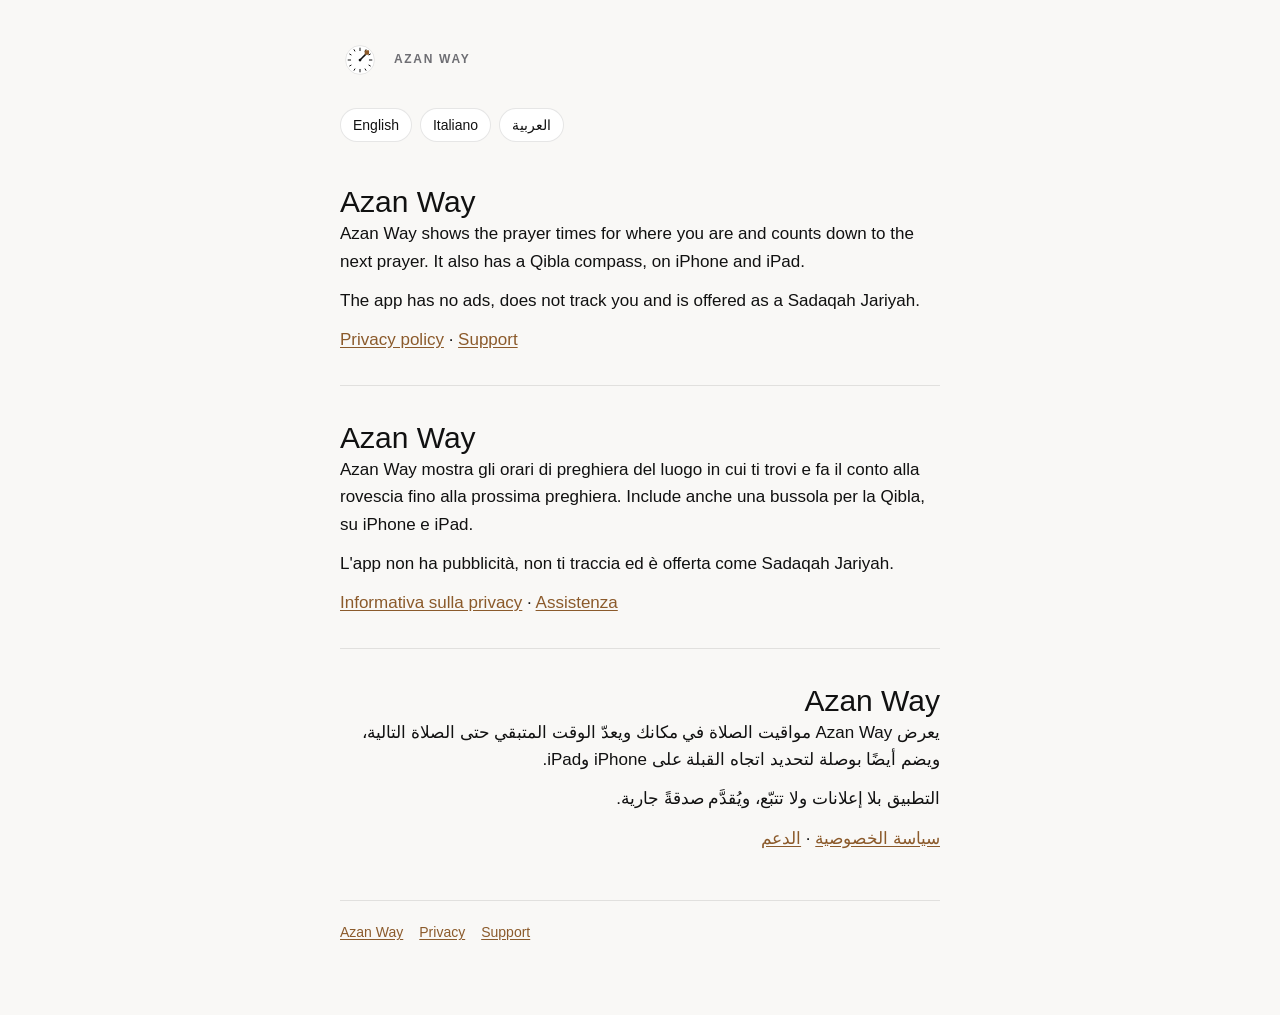
<file: index.html>
<!doctype html>
<html lang="en">
<head>
<meta charset="utf-8">
<meta name="viewport" content="width=device-width, initial-scale=1">
<title>Azan Way</title>
<meta http-equiv="refresh" content="0; url=/azan-way/">
<link rel="canonical" href="/azan-way/">
</head>
<body><p><a href="/azan-way/">Azan Way</a></p></body>
</html>
</file>
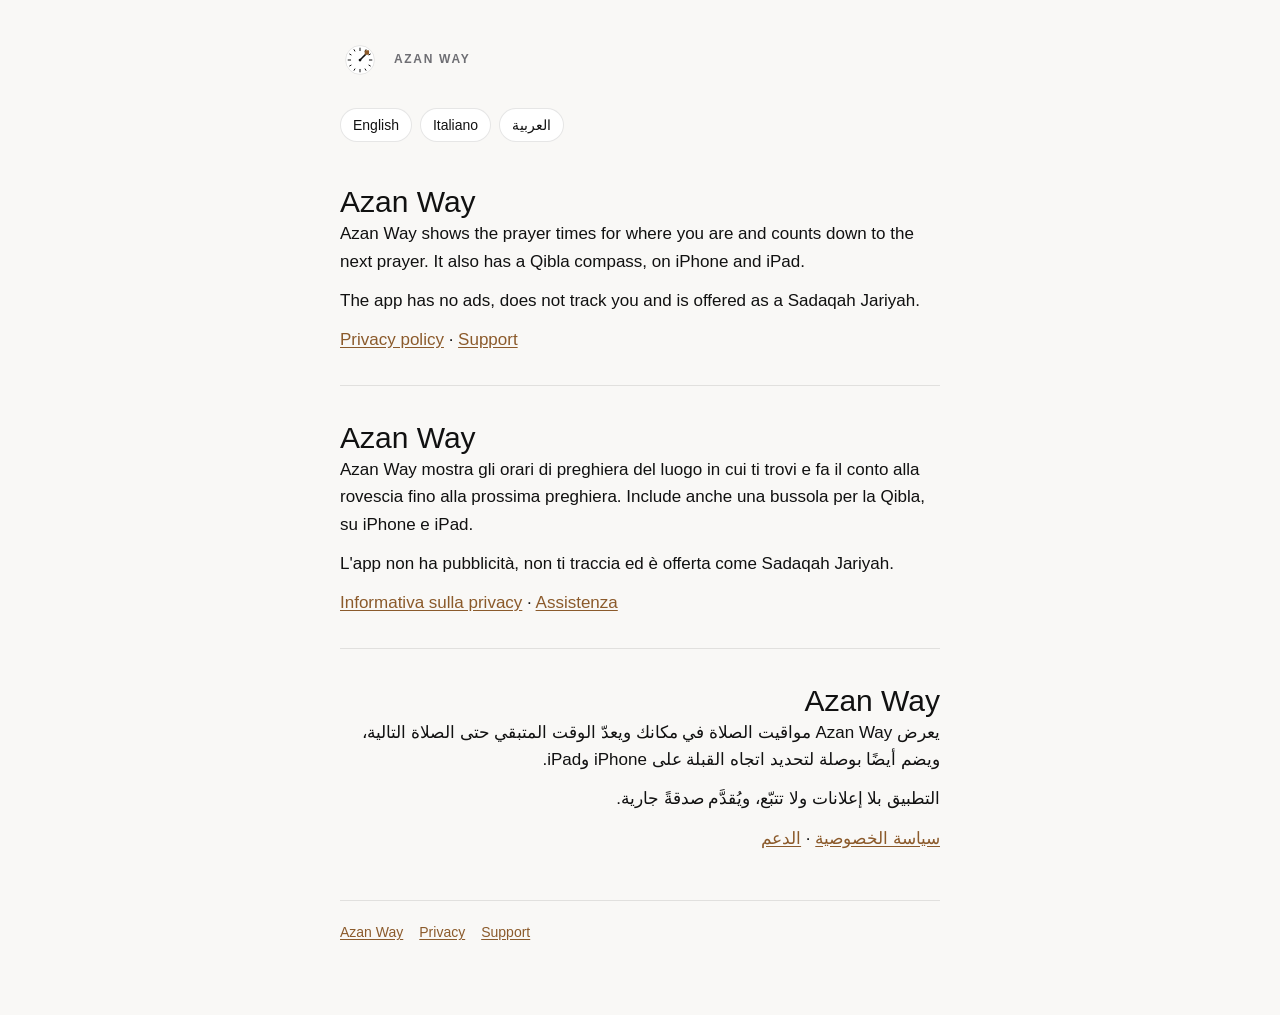
<file: azan-way/index.html>
<!doctype html>
<html lang="en">
<head>
<meta charset="utf-8">
<meta name="viewport" content="width=device-width, initial-scale=1">
<meta name="color-scheme" content="light dark">
<title>Azan Way</title>
<meta name="description" content="Prayer times, reminders and a Qibla compass for iPhone and iPad. No ads, no tracking.">
<link rel="icon" href="/assets/mark.svg" type="image/svg+xml">
<link rel="stylesheet" href="/assets/site.css">
</head>
<body>
<main>
<header class="page"><svg width="40" height="40" viewBox="0 0 64 64" aria-hidden="true"><circle class="mark-face" cx="32" cy="32" r="23"/><line class="mark-tick" x1="32.0" y1="13.0" x2="32.0" y2="17.0"/><line class="mark-tick" x1="41.5" y1="15.5" x2="40.2" y2="17.7"/><line class="mark-tick" x1="48.5" y1="22.5" x2="46.3" y2="23.8"/><line class="mark-tick" x1="51.0" y1="32.0" x2="47.0" y2="32.0"/><line class="mark-tick" x1="48.5" y1="41.5" x2="46.3" y2="40.2"/><line class="mark-tick" x1="41.5" y1="48.5" x2="40.2" y2="46.3"/><line class="mark-tick" x1="32.0" y1="51.0" x2="32.0" y2="47.0"/><line class="mark-tick" x1="22.5" y1="48.5" x2="23.8" y2="46.3"/><line class="mark-tick" x1="15.5" y1="41.5" x2="17.7" y2="40.3"/><line class="mark-tick" x1="13.0" y1="32.0" x2="17.0" y2="32.0"/><line class="mark-tick" x1="15.5" y1="22.5" x2="17.7" y2="23.8"/><line class="mark-tick" x1="22.5" y1="15.5" x2="23.7" y2="17.7"/><line class="mark-needle" x1="32" y1="32" x2="41" y2="23"/><rect class="mark-kaaba" x="39.5" y="16.5" width="7" height="7" rx="1"/><circle class="mark-pivot" cx="32" cy="32" r="2.2"/></svg><div><p class="label">Azan Way</p></div></header>
<nav class="langs" aria-label="Language"><a href="#en" hreflang="en" lang="en">English</a><a href="#it" hreflang="it" lang="it">Italiano</a><a href="#ar" hreflang="ar" lang="ar">العربية</a></nav>
<section class="lang" id="en" lang="en" dir="ltr">
<h1>Azan&nbsp;Way</h1>
<p>Azan&nbsp;Way shows the prayer times for where you are and counts down to the next prayer. It also has a Qibla compass, on iPhone and iPad.</p>
<p>The app has no ads, does not track you and is offered as a Sadaqah Jariyah.</p>
<p><a href="/azan-way/privacy/#en">Privacy policy</a> · <a href="/azan-way/support/#en">Support</a></p>
</section><section class="lang" id="it" lang="it" dir="ltr">
<h1>Azan&nbsp;Way</h1>
<p>Azan&nbsp;Way mostra gli orari di preghiera del luogo in cui ti trovi e fa il conto alla rovescia fino alla prossima preghiera. Include anche una bussola per la Qibla, su iPhone e iPad.</p>
<p>L'app non ha pubblicità, non ti traccia ed è offerta come Sadaqah Jariyah.</p>
<p><a href="/azan-way/privacy/#it">Informativa sulla privacy</a> · <a href="/azan-way/support/#it">Assistenza</a></p>
</section><section class="lang" id="ar" lang="ar" dir="rtl">
<h1>Azan&nbsp;Way</h1>
<p>يعرض Azan&nbsp;Way مواقيت الصلاة في مكانك ويعدّ الوقت المتبقي حتى الصلاة التالية، ويضم أيضًا بوصلة لتحديد اتجاه القبلة على iPhone وiPad.</p>
<p>التطبيق بلا إعلانات ولا تتبّع، ويُقدَّم صدقةً جارية.</p>
<p><a href="/azan-way/privacy/#ar">سياسة الخصوصية</a> · <a href="/azan-way/support/#ar">الدعم</a></p>
</section>
<footer class="page"><a href="/azan-way/">Azan Way</a><a href="/azan-way/privacy/">Privacy</a><a href="/azan-way/support/">Support</a></footer>
</main>
<script>
// Open the reader's language when they arrive without a #language link.
if (!location.hash) {
  var lang = ((navigator.languages && navigator.languages[0]) || navigator.language || "en").slice(0, 2);
  if (lang === "it" || lang === "ar") location.replace("#" + lang);
}
</script>
</body>
</html>
</file>
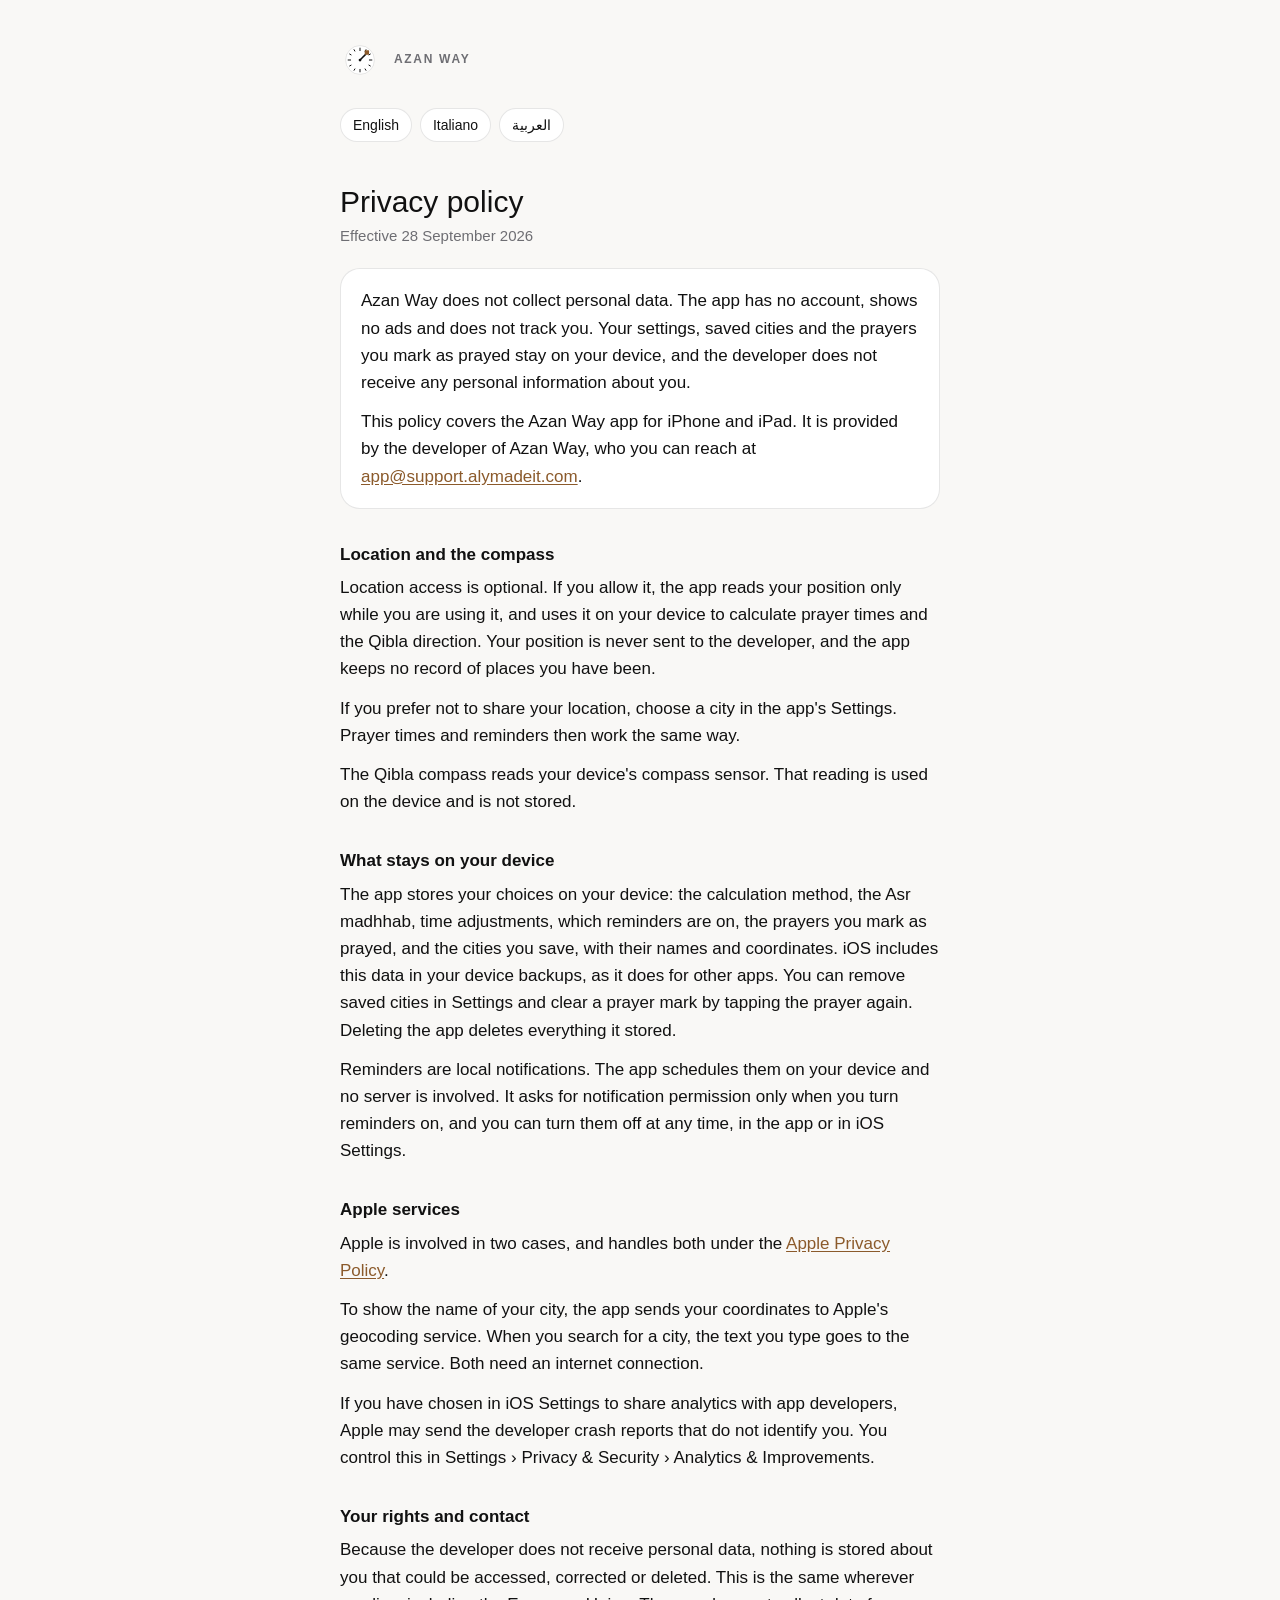
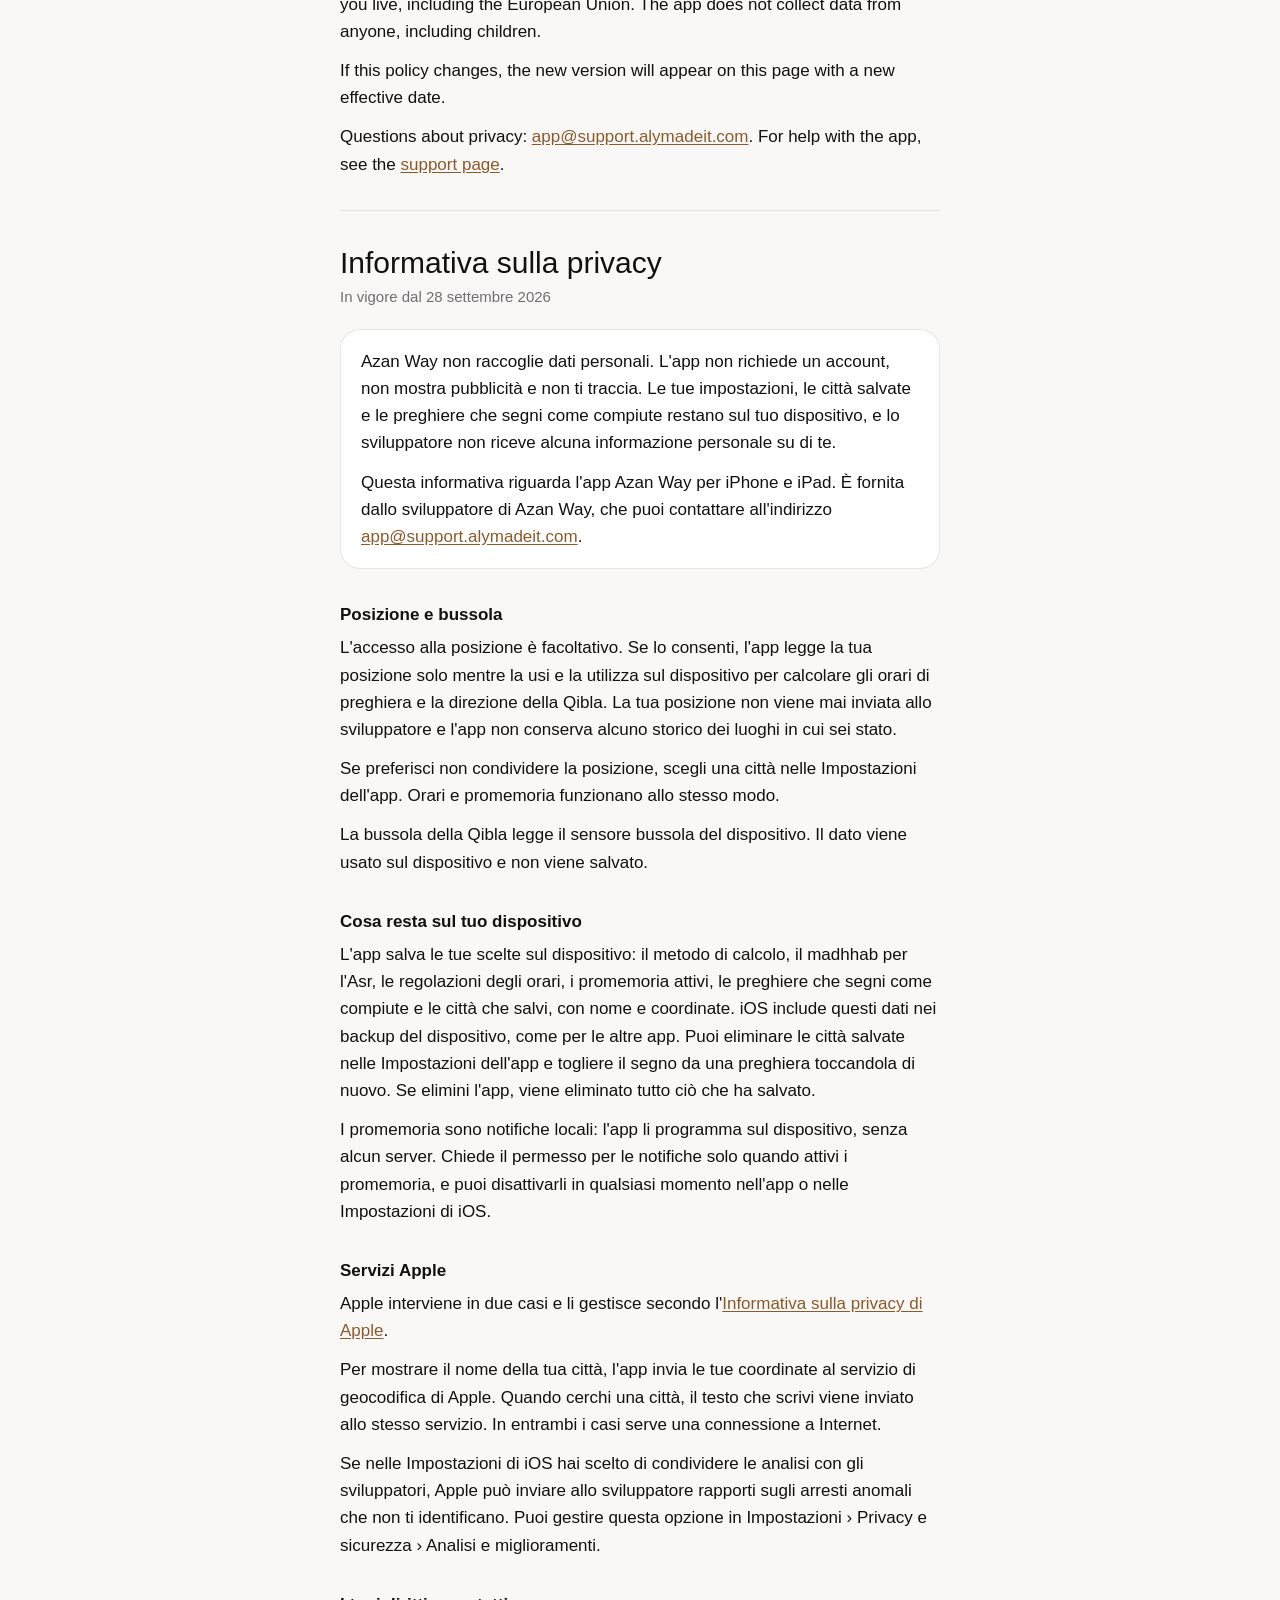
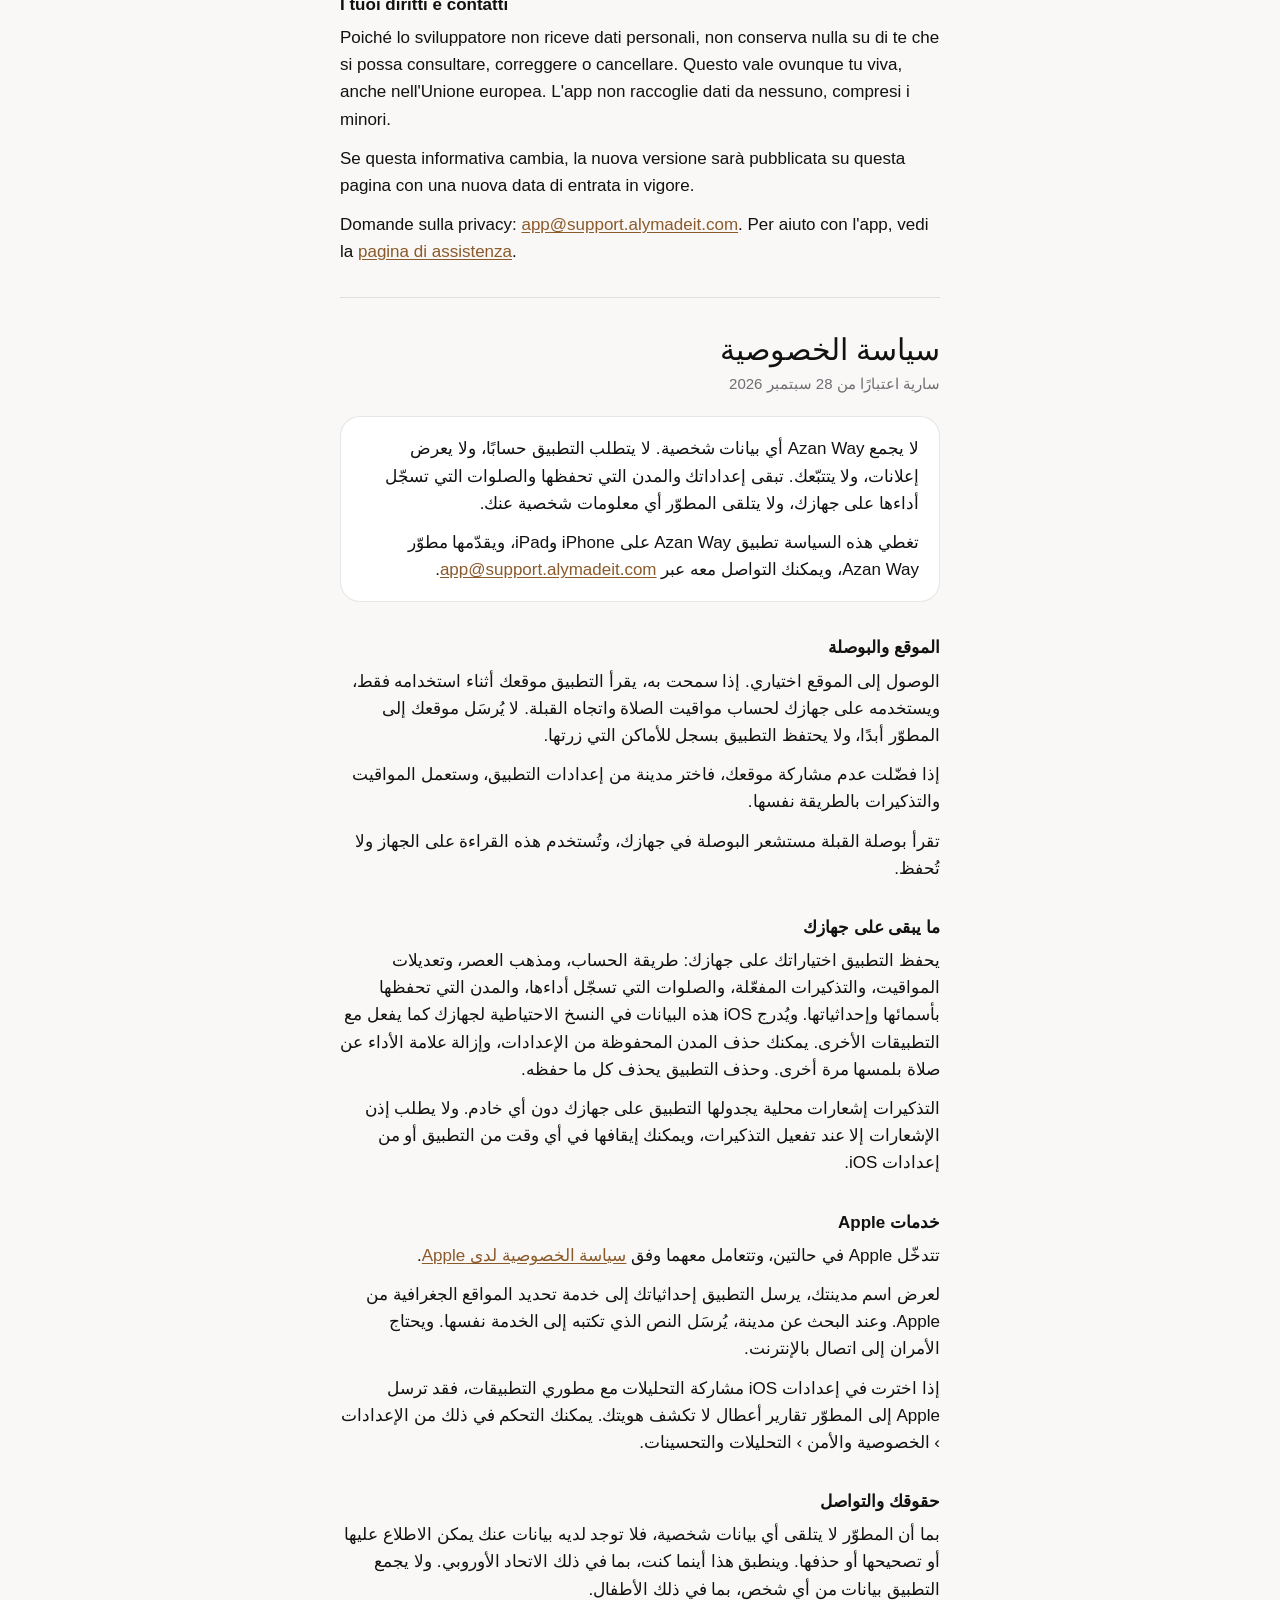
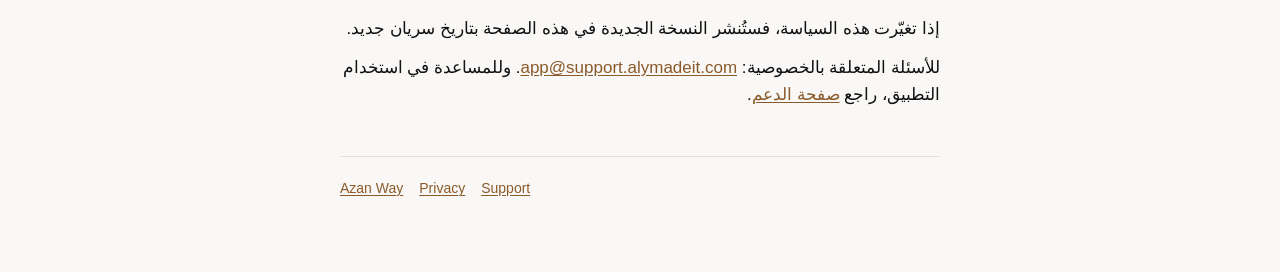
<file: azan-way/privacy/index.html>
<!doctype html>
<html lang="en">
<head>
<meta charset="utf-8">
<meta name="viewport" content="width=device-width, initial-scale=1">
<meta name="color-scheme" content="light dark">
<title>Privacy policy · Azan Way</title>
<meta name="description" content="Azan Way does not collect personal data. How the app uses location, what stays on your device and how to contact the developer.">
<link rel="icon" href="/assets/mark.svg" type="image/svg+xml">
<link rel="stylesheet" href="/assets/site.css">
</head>
<body>
<main>
<header class="page"><svg width="40" height="40" viewBox="0 0 64 64" aria-hidden="true"><circle class="mark-face" cx="32" cy="32" r="23"/><line class="mark-tick" x1="32.0" y1="13.0" x2="32.0" y2="17.0"/><line class="mark-tick" x1="41.5" y1="15.5" x2="40.2" y2="17.7"/><line class="mark-tick" x1="48.5" y1="22.5" x2="46.3" y2="23.8"/><line class="mark-tick" x1="51.0" y1="32.0" x2="47.0" y2="32.0"/><line class="mark-tick" x1="48.5" y1="41.5" x2="46.3" y2="40.2"/><line class="mark-tick" x1="41.5" y1="48.5" x2="40.2" y2="46.3"/><line class="mark-tick" x1="32.0" y1="51.0" x2="32.0" y2="47.0"/><line class="mark-tick" x1="22.5" y1="48.5" x2="23.8" y2="46.3"/><line class="mark-tick" x1="15.5" y1="41.5" x2="17.7" y2="40.3"/><line class="mark-tick" x1="13.0" y1="32.0" x2="17.0" y2="32.0"/><line class="mark-tick" x1="15.5" y1="22.5" x2="17.7" y2="23.8"/><line class="mark-tick" x1="22.5" y1="15.5" x2="23.7" y2="17.7"/><line class="mark-needle" x1="32" y1="32" x2="41" y2="23"/><rect class="mark-kaaba" x="39.5" y="16.5" width="7" height="7" rx="1"/><circle class="mark-pivot" cx="32" cy="32" r="2.2"/></svg><div><p class="label">Azan Way</p></div></header>
<nav class="langs" aria-label="Language"><a href="#en" hreflang="en" lang="en">English</a><a href="#it" hreflang="it" lang="it">Italiano</a><a href="#ar" hreflang="ar" lang="ar">العربية</a></nav>
<section class="lang" id="en" lang="en" dir="ltr">
<h1>Privacy policy</h1>
<p class="meta">Effective 28 September 2026</p>
<div class="card">
<p>Azan&nbsp;Way does not collect personal data. The app has no account, shows no ads and does not track you. Your settings, saved cities and the prayers you mark as prayed stay on your device, and the developer does not receive any personal information about you.</p>
<p>This policy covers the Azan&nbsp;Way app for iPhone and iPad. It is provided by the developer of Azan&nbsp;Way, who you can reach at <a href="mailto:app@support.alymadeit.com">app@support.alymadeit.com</a>.</p>
</div>

<h2>Location and the compass</h2>
<p>Location access is optional. If you allow it, the app reads your position only while you are using it, and uses it on your device to calculate prayer times and the Qibla direction. Your position is never sent to the developer, and the app keeps no record of places you have been.</p>
<p>If you prefer not to share your location, choose a city in the app's Settings. Prayer times and reminders then work the same way.</p>
<p>The Qibla compass reads your device's compass sensor. That reading is used on the device and is not stored.</p>

<h2>What stays on your device</h2>
<p>The app stores your choices on your device: the calculation method, the Asr madhhab, time adjustments, which reminders are on, the prayers you mark as prayed, and the cities you save, with their names and coordinates. iOS includes this data in your device backups, as it does for other apps. You can remove saved cities in Settings and clear a prayer mark by tapping the prayer again. Deleting the app deletes everything it stored.</p>
<p>Reminders are local notifications. The app schedules them on your device and no server is involved. It asks for notification permission only when you turn reminders on, and you can turn them off at any time, in the app or in iOS Settings.</p>

<h2>Apple services</h2>
<p>Apple is involved in two cases, and handles both under the <a href="https://www.apple.com/legal/privacy/">Apple Privacy Policy</a>.</p>
<p>To show the name of your city, the app sends your coordinates to Apple's geocoding service. When you search for a city, the text you type goes to the same service. Both need an internet connection.</p>
<p>If you have chosen in iOS Settings to share analytics with app developers, Apple may send the developer crash reports that do not identify you. You control this in Settings › Privacy &amp; Security › Analytics &amp; Improvements.</p>

<h2>Your rights and contact</h2>
<p>Because the developer does not receive personal data, nothing is stored about you that could be accessed, corrected or deleted. This is the same wherever you live, including the European Union. The app does not collect data from anyone, including children.</p>
<p>If this policy changes, the new version will appear on this page with a new effective date.</p>
<p>Questions about privacy: <a href="mailto:app@support.alymadeit.com">app@support.alymadeit.com</a>. For help with the app, see the <a href="/azan-way/support/#en">support page</a>.</p>
</section><section class="lang" id="it" lang="it" dir="ltr">
<h1>Informativa sulla privacy</h1>
<p class="meta">In vigore dal 28 settembre 2026</p>
<div class="card">
<p>Azan&nbsp;Way non raccoglie dati personali. L'app non richiede un account, non mostra pubblicità e non ti traccia. Le tue impostazioni, le città salvate e le preghiere che segni come compiute restano sul tuo dispositivo, e lo sviluppatore non riceve alcuna informazione personale su di te.</p>
<p>Questa informativa riguarda l'app Azan&nbsp;Way per iPhone e iPad. È fornita dallo sviluppatore di Azan&nbsp;Way, che puoi contattare all'indirizzo <a href="mailto:app@support.alymadeit.com">app@support.alymadeit.com</a>.</p>
</div>

<h2>Posizione e bussola</h2>
<p>L'accesso alla posizione è facoltativo. Se lo consenti, l'app legge la tua posizione solo mentre la usi e la utilizza sul dispositivo per calcolare gli orari di preghiera e la direzione della Qibla. La tua posizione non viene mai inviata allo sviluppatore e l'app non conserva alcuno storico dei luoghi in cui sei stato.</p>
<p>Se preferisci non condividere la posizione, scegli una città nelle Impostazioni dell'app. Orari e promemoria funzionano allo stesso modo.</p>
<p>La bussola della Qibla legge il sensore bussola del dispositivo. Il dato viene usato sul dispositivo e non viene salvato.</p>

<h2>Cosa resta sul tuo dispositivo</h2>
<p>L'app salva le tue scelte sul dispositivo: il metodo di calcolo, il madhhab per l'Asr, le regolazioni degli orari, i promemoria attivi, le preghiere che segni come compiute e le città che salvi, con nome e coordinate. iOS include questi dati nei backup del dispositivo, come per le altre app. Puoi eliminare le città salvate nelle Impostazioni dell'app e togliere il segno da una preghiera toccandola di nuovo. Se elimini l'app, viene eliminato tutto ciò che ha salvato.</p>
<p>I promemoria sono notifiche locali: l'app li programma sul dispositivo, senza alcun server. Chiede il permesso per le notifiche solo quando attivi i promemoria, e puoi disattivarli in qualsiasi momento nell'app o nelle Impostazioni di iOS.</p>

<h2>Servizi Apple</h2>
<p>Apple interviene in due casi e li gestisce secondo l'<a href="https://www.apple.com/legal/privacy/">Informativa sulla privacy di Apple</a>.</p>
<p>Per mostrare il nome della tua città, l'app invia le tue coordinate al servizio di geocodifica di Apple. Quando cerchi una città, il testo che scrivi viene inviato allo stesso servizio. In entrambi i casi serve una connessione a Internet.</p>
<p>Se nelle Impostazioni di iOS hai scelto di condividere le analisi con gli sviluppatori, Apple può inviare allo sviluppatore rapporti sugli arresti anomali che non ti identificano. Puoi gestire questa opzione in Impostazioni › Privacy e sicurezza › Analisi e miglioramenti.</p>

<h2>I tuoi diritti e contatti</h2>
<p>Poiché lo sviluppatore non riceve dati personali, non conserva nulla su di te che si possa consultare, correggere o cancellare. Questo vale ovunque tu viva, anche nell'Unione europea. L'app non raccoglie dati da nessuno, compresi i minori.</p>
<p>Se questa informativa cambia, la nuova versione sarà pubblicata su questa pagina con una nuova data di entrata in vigore.</p>
<p>Domande sulla privacy: <a href="mailto:app@support.alymadeit.com">app@support.alymadeit.com</a>. Per aiuto con l'app, vedi la <a href="/azan-way/support/#it">pagina di assistenza</a>.</p>
</section><section class="lang" id="ar" lang="ar" dir="rtl">
<h1>سياسة الخصوصية</h1>
<p class="meta">سارية اعتبارًا من 28 سبتمبر 2026</p>
<div class="card">
<p>لا يجمع Azan&nbsp;Way أي بيانات شخصية. لا يتطلب التطبيق حسابًا، ولا يعرض إعلانات، ولا يتتبّعك. تبقى إعداداتك والمدن التي تحفظها والصلوات التي تسجّل أداءها على جهازك، ولا يتلقى المطوّر أي معلومات شخصية عنك.</p>
<p>تغطي هذه السياسة تطبيق Azan&nbsp;Way على iPhone وiPad، ويقدّمها مطوّر Azan&nbsp;Way، ويمكنك التواصل معه عبر <span dir="ltr"><a href="mailto:app@support.alymadeit.com">app@support.alymadeit.com</a></span>.</p>
</div>

<h2>الموقع والبوصلة</h2>
<p>الوصول إلى الموقع اختياري. إذا سمحت به، يقرأ التطبيق موقعك أثناء استخدامه فقط، ويستخدمه على جهازك لحساب مواقيت الصلاة واتجاه القبلة. لا يُرسَل موقعك إلى المطوّر أبدًا، ولا يحتفظ التطبيق بسجل للأماكن التي زرتها.</p>
<p>إذا فضّلت عدم مشاركة موقعك، فاختر مدينة من إعدادات التطبيق، وستعمل المواقيت والتذكيرات بالطريقة نفسها.</p>
<p>تقرأ بوصلة القبلة مستشعر البوصلة في جهازك، وتُستخدم هذه القراءة على الجهاز ولا تُحفظ.</p>

<h2>ما يبقى على جهازك</h2>
<p>يحفظ التطبيق اختياراتك على جهازك: طريقة الحساب، ومذهب العصر، وتعديلات المواقيت، والتذكيرات المفعّلة، والصلوات التي تسجّل أداءها، والمدن التي تحفظها بأسمائها وإحداثياتها. ويُدرج iOS هذه البيانات في النسخ الاحتياطية لجهازك كما يفعل مع التطبيقات الأخرى. يمكنك حذف المدن المحفوظة من الإعدادات، وإزالة علامة الأداء عن صلاة بلمسها مرة أخرى. وحذف التطبيق يحذف كل ما حفظه.</p>
<p>التذكيرات إشعارات محلية يجدولها التطبيق على جهازك دون أي خادم. ولا يطلب إذن الإشعارات إلا عند تفعيل التذكيرات، ويمكنك إيقافها في أي وقت من التطبيق أو من إعدادات iOS.</p>

<h2>خدمات Apple</h2>
<p>تتدخّل Apple في حالتين، وتتعامل معهما وفق <a href="https://www.apple.com/legal/privacy/">سياسة الخصوصية لدى Apple</a>.</p>
<p>لعرض اسم مدينتك، يرسل التطبيق إحداثياتك إلى خدمة تحديد المواقع الجغرافية من Apple. وعند البحث عن مدينة، يُرسَل النص الذي تكتبه إلى الخدمة نفسها. ويحتاج الأمران إلى اتصال بالإنترنت.</p>
<p>إذا اخترت في إعدادات iOS مشاركة التحليلات مع مطوري التطبيقات، فقد ترسل Apple إلى المطوّر تقارير أعطال لا تكشف هويتك. يمكنك التحكم في ذلك من الإعدادات › الخصوصية والأمن › التحليلات والتحسينات.</p>

<h2>حقوقك والتواصل</h2>
<p>بما أن المطوّر لا يتلقى أي بيانات شخصية، فلا توجد لديه بيانات عنك يمكن الاطلاع عليها أو تصحيحها أو حذفها. وينطبق هذا أينما كنت، بما في ذلك الاتحاد الأوروبي. ولا يجمع التطبيق بيانات من أي شخص، بما في ذلك الأطفال.</p>
<p>إذا تغيّرت هذه السياسة، فستُنشر النسخة الجديدة في هذه الصفحة بتاريخ سريان جديد.</p>
<p>للأسئلة المتعلقة بالخصوصية: <span dir="ltr"><a href="mailto:app@support.alymadeit.com">app@support.alymadeit.com</a></span>. وللمساعدة في استخدام التطبيق، راجع <a href="/azan-way/support/#ar">صفحة الدعم</a>.</p>
</section>
<footer class="page"><a href="/azan-way/">Azan Way</a><a href="/azan-way/privacy/">Privacy</a><a href="/azan-way/support/">Support</a></footer>
</main>
<script>
// Open the reader's language when they arrive without a #language link.
if (!location.hash) {
  var lang = ((navigator.languages && navigator.languages[0]) || navigator.language || "en").slice(0, 2);
  if (lang === "it" || lang === "ar") location.replace("#" + lang);
}
</script>
</body>
</html>
</file>
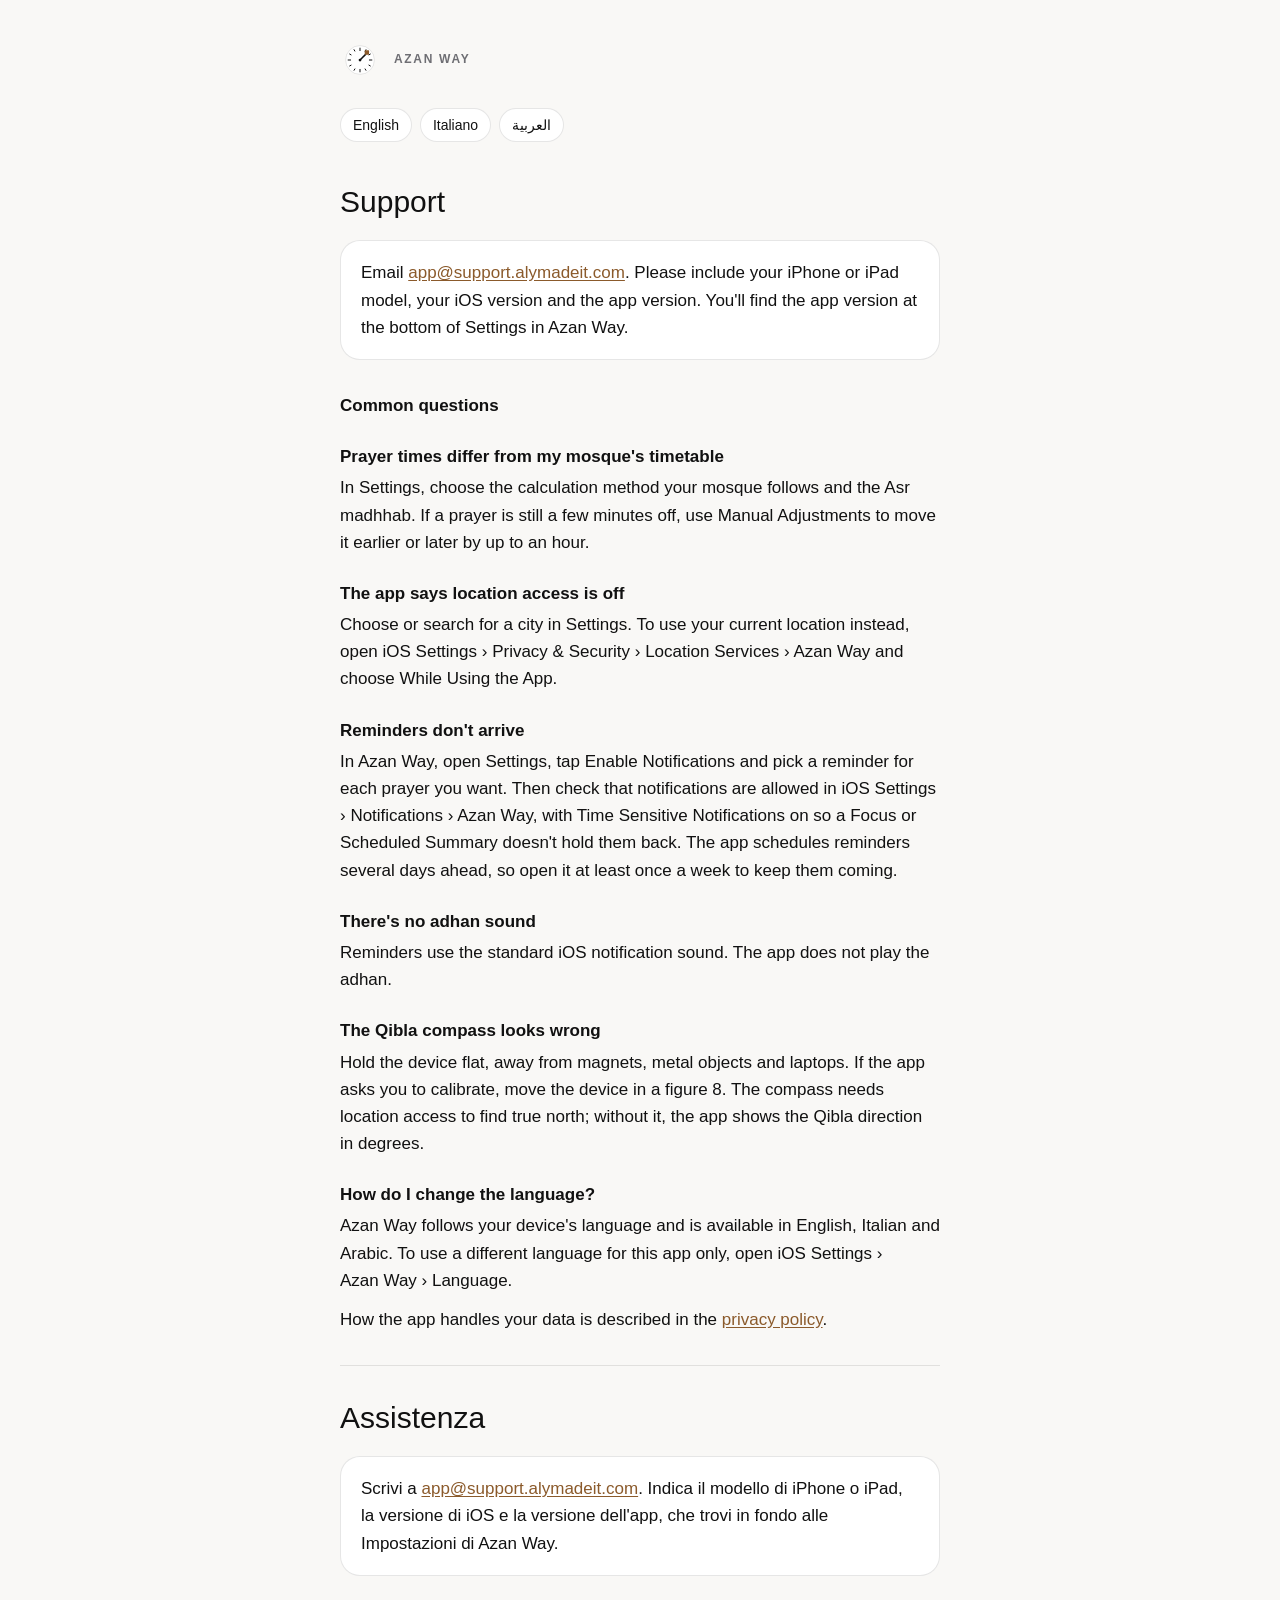
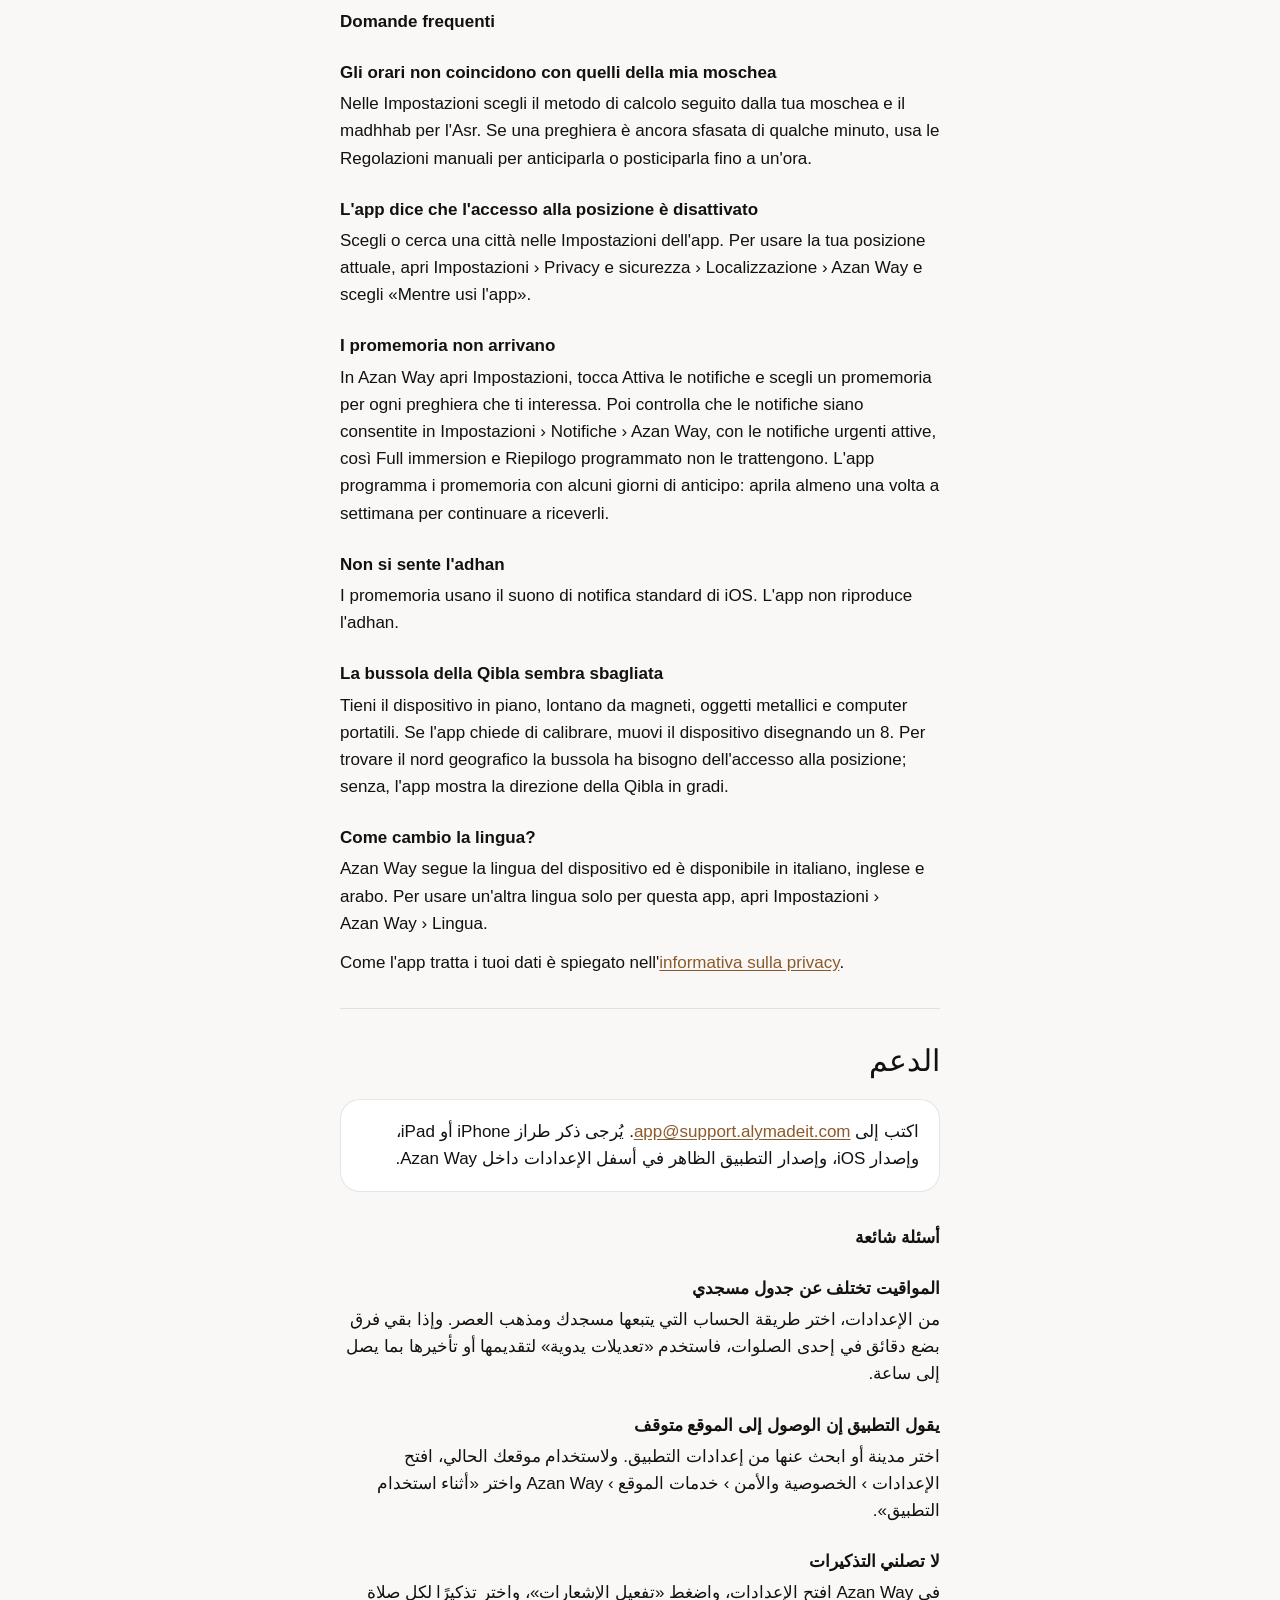
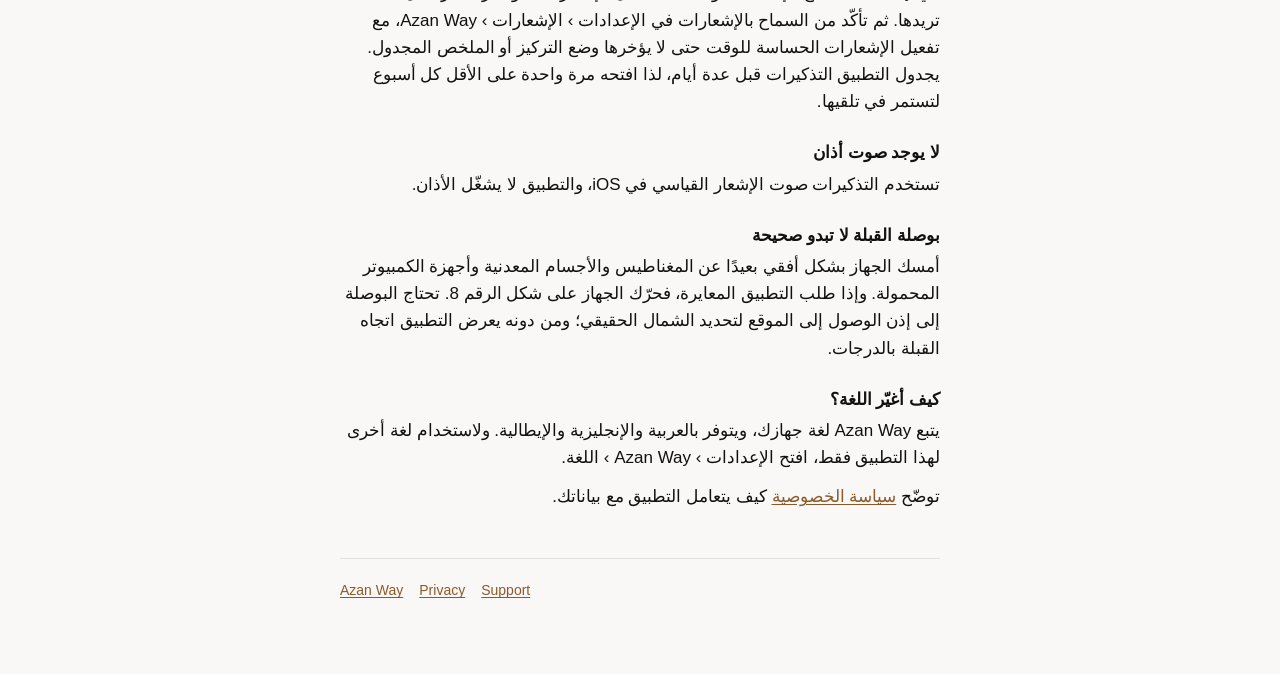
<file: azan-way/support/index.html>
<!doctype html>
<html lang="en">
<head>
<meta charset="utf-8">
<meta name="viewport" content="width=device-width, initial-scale=1">
<meta name="color-scheme" content="light dark">
<title>Support · Azan Way</title>
<meta name="description" content="Contact and common questions about Azan Way: prayer times, reminders, location and the Qibla compass.">
<link rel="icon" href="/assets/mark.svg" type="image/svg+xml">
<link rel="stylesheet" href="/assets/site.css">
</head>
<body>
<main>
<header class="page"><svg width="40" height="40" viewBox="0 0 64 64" aria-hidden="true"><circle class="mark-face" cx="32" cy="32" r="23"/><line class="mark-tick" x1="32.0" y1="13.0" x2="32.0" y2="17.0"/><line class="mark-tick" x1="41.5" y1="15.5" x2="40.2" y2="17.7"/><line class="mark-tick" x1="48.5" y1="22.5" x2="46.3" y2="23.8"/><line class="mark-tick" x1="51.0" y1="32.0" x2="47.0" y2="32.0"/><line class="mark-tick" x1="48.5" y1="41.5" x2="46.3" y2="40.2"/><line class="mark-tick" x1="41.5" y1="48.5" x2="40.2" y2="46.3"/><line class="mark-tick" x1="32.0" y1="51.0" x2="32.0" y2="47.0"/><line class="mark-tick" x1="22.5" y1="48.5" x2="23.8" y2="46.3"/><line class="mark-tick" x1="15.5" y1="41.5" x2="17.7" y2="40.3"/><line class="mark-tick" x1="13.0" y1="32.0" x2="17.0" y2="32.0"/><line class="mark-tick" x1="15.5" y1="22.5" x2="17.7" y2="23.8"/><line class="mark-tick" x1="22.5" y1="15.5" x2="23.7" y2="17.7"/><line class="mark-needle" x1="32" y1="32" x2="41" y2="23"/><rect class="mark-kaaba" x="39.5" y="16.5" width="7" height="7" rx="1"/><circle class="mark-pivot" cx="32" cy="32" r="2.2"/></svg><div><p class="label">Azan Way</p></div></header>
<nav class="langs" aria-label="Language"><a href="#en" hreflang="en" lang="en">English</a><a href="#it" hreflang="it" lang="it">Italiano</a><a href="#ar" hreflang="ar" lang="ar">العربية</a></nav>
<section class="lang" id="en" lang="en" dir="ltr">
<h1>Support</h1>
<div class="card">
<p>Email <a href="mailto:app@support.alymadeit.com">app@support.alymadeit.com</a>. Please include your iPhone or iPad model, your iOS version and the app version. You'll find the app version at the bottom of Settings in Azan&nbsp;Way.</p>
</div>

<h2>Common questions</h2>
<p class="q">Prayer times differ from my mosque's timetable</p>
<p>In Settings, choose the calculation method your mosque follows and the Asr madhhab. If a prayer is still a few minutes off, use Manual Adjustments to move it earlier or later by up to an hour.</p>

<p class="q">The app says location access is off</p>
<p>Choose or search for a city in Settings. To use your current location instead, open iOS Settings › Privacy &amp; Security › Location Services › Azan&nbsp;Way and choose While Using the App.</p>

<p class="q">Reminders don't arrive</p>
<p>In Azan&nbsp;Way, open Settings, tap Enable Notifications and pick a reminder for each prayer you want. Then check that notifications are allowed in iOS Settings › Notifications › Azan&nbsp;Way, with Time Sensitive Notifications on so a Focus or Scheduled Summary doesn't hold them back. The app schedules reminders several days ahead, so open it at least once a week to keep them coming.</p>

<p class="q">There's no adhan sound</p>
<p>Reminders use the standard iOS notification sound. The app does not play the adhan.</p>

<p class="q">The Qibla compass looks wrong</p>
<p>Hold the device flat, away from magnets, metal objects and laptops. If the app asks you to calibrate, move the device in a figure 8. The compass needs location access to find true north; without it, the app shows the Qibla direction in degrees.</p>

<p class="q">How do I change the language?</p>
<p>Azan&nbsp;Way follows your device's language and is available in English, Italian and Arabic. To use a different language for this app only, open iOS Settings › Azan&nbsp;Way › Language.</p>

<p>How the app handles your data is described in the <a href="/azan-way/privacy/#en">privacy policy</a>.</p>
</section><section class="lang" id="it" lang="it" dir="ltr">
<h1>Assistenza</h1>
<div class="card">
<p>Scrivi a <a href="mailto:app@support.alymadeit.com">app@support.alymadeit.com</a>. Indica il modello di iPhone o iPad, la versione di iOS e la versione dell'app, che trovi in fondo alle Impostazioni di Azan&nbsp;Way.</p>
</div>

<h2>Domande frequenti</h2>
<p class="q">Gli orari non coincidono con quelli della mia moschea</p>
<p>Nelle Impostazioni scegli il metodo di calcolo seguito dalla tua moschea e il madhhab per l'Asr. Se una preghiera è ancora sfasata di qualche minuto, usa le Regolazioni manuali per anticiparla o posticiparla fino a un'ora.</p>

<p class="q">L'app dice che l'accesso alla posizione è disattivato</p>
<p>Scegli o cerca una città nelle Impostazioni dell'app. Per usare la tua posizione attuale, apri Impostazioni › Privacy e sicurezza › Localizzazione › Azan&nbsp;Way e scegli «Mentre usi l'app».</p>

<p class="q">I promemoria non arrivano</p>
<p>In Azan&nbsp;Way apri Impostazioni, tocca Attiva le notifiche e scegli un promemoria per ogni preghiera che ti interessa. Poi controlla che le notifiche siano consentite in Impostazioni › Notifiche › Azan&nbsp;Way, con le notifiche urgenti attive, così Full immersion e Riepilogo programmato non le trattengono. L'app programma i promemoria con alcuni giorni di anticipo: aprila almeno una volta a settimana per continuare a riceverli.</p>

<p class="q">Non si sente l'adhan</p>
<p>I promemoria usano il suono di notifica standard di iOS. L'app non riproduce l'adhan.</p>

<p class="q">La bussola della Qibla sembra sbagliata</p>
<p>Tieni il dispositivo in piano, lontano da magneti, oggetti metallici e computer portatili. Se l'app chiede di calibrare, muovi il dispositivo disegnando un 8. Per trovare il nord geografico la bussola ha bisogno dell'accesso alla posizione; senza, l'app mostra la direzione della Qibla in gradi.</p>

<p class="q">Come cambio la lingua?</p>
<p>Azan&nbsp;Way segue la lingua del dispositivo ed è disponibile in italiano, inglese e arabo. Per usare un'altra lingua solo per questa app, apri Impostazioni › Azan&nbsp;Way › Lingua.</p>

<p>Come l'app tratta i tuoi dati è spiegato nell'<a href="/azan-way/privacy/#it">informativa sulla privacy</a>.</p>
</section><section class="lang" id="ar" lang="ar" dir="rtl">
<h1>الدعم</h1>
<div class="card">
<p>اكتب إلى <span dir="ltr"><a href="mailto:app@support.alymadeit.com">app@support.alymadeit.com</a></span>. يُرجى ذكر طراز iPhone أو iPad، وإصدار iOS، وإصدار التطبيق الظاهر في أسفل الإعدادات داخل Azan&nbsp;Way.</p>
</div>

<h2>أسئلة شائعة</h2>
<p class="q">المواقيت تختلف عن جدول مسجدي</p>
<p>من الإعدادات، اختر طريقة الحساب التي يتبعها مسجدك ومذهب العصر. وإذا بقي فرق بضع دقائق في إحدى الصلوات، فاستخدم «تعديلات يدوية» لتقديمها أو تأخيرها بما يصل إلى ساعة.</p>

<p class="q">يقول التطبيق إن الوصول إلى الموقع متوقف</p>
<p>اختر مدينة أو ابحث عنها من إعدادات التطبيق. ولاستخدام موقعك الحالي، افتح الإعدادات › الخصوصية والأمن › خدمات الموقع › Azan&nbsp;Way واختر «أثناء استخدام التطبيق».</p>

<p class="q">لا تصلني التذكيرات</p>
<p>في Azan&nbsp;Way افتح الإعدادات، واضغط «تفعيل الإشعارات»، واختر تذكيرًا لكل صلاة تريدها. ثم تأكّد من السماح بالإشعارات في الإعدادات › الإشعارات › Azan&nbsp;Way، مع تفعيل الإشعارات الحساسة للوقت حتى لا يؤخرها وضع التركيز أو الملخص المجدول. يجدول التطبيق التذكيرات قبل عدة أيام، لذا افتحه مرة واحدة على الأقل كل أسبوع لتستمر في تلقيها.</p>

<p class="q">لا يوجد صوت أذان</p>
<p>تستخدم التذكيرات صوت الإشعار القياسي في iOS، والتطبيق لا يشغّل الأذان.</p>

<p class="q">بوصلة القبلة لا تبدو صحيحة</p>
<p>أمسك الجهاز بشكل أفقي بعيدًا عن المغناطيس والأجسام المعدنية وأجهزة الكمبيوتر المحمولة. وإذا طلب التطبيق المعايرة، فحرّك الجهاز على شكل الرقم 8. تحتاج البوصلة إلى إذن الوصول إلى الموقع لتحديد الشمال الحقيقي؛ ومن دونه يعرض التطبيق اتجاه القبلة بالدرجات.</p>

<p class="q">كيف أغيّر اللغة؟</p>
<p>يتبع Azan&nbsp;Way لغة جهازك، ويتوفر بالعربية والإنجليزية والإيطالية. ولاستخدام لغة أخرى لهذا التطبيق فقط، افتح الإعدادات › Azan&nbsp;Way › اللغة.</p>

<p>توضّح <a href="/azan-way/privacy/#ar">سياسة الخصوصية</a> كيف يتعامل التطبيق مع بياناتك.</p>
</section>
<footer class="page"><a href="/azan-way/">Azan Way</a><a href="/azan-way/privacy/">Privacy</a><a href="/azan-way/support/">Support</a></footer>
</main>
<script>
// Open the reader's language when they arrive without a #language link.
if (!location.hash) {
  var lang = ((navigator.languages && navigator.languages[0]) || navigator.language || "en").slice(0, 2);
  if (lang === "it" || lang === "ar") location.replace("#" + lang);
}
</script>
</body>
</html>
</file>
<file: assets/site.css>
/* Azan Way pages: same palette and hairline style as the app. */
:root {
  --bg: #F9F8F6;
  --surface: #FFFFFF;
  --ink: #111111;
  --muted: #6E6E73;
  --line: rgba(17, 17, 17, 0.1);
  --accent: #8B5A2B;
  color-scheme: light;
}

@media (prefers-color-scheme: dark) {
  :root {
    --bg: #1C1C1E;
    --surface: #2C2C2E;
    --ink: #F5F5F5;
    --muted: #98989F;
    --line: rgba(245, 245, 245, 0.12);
    --accent: #CD853F;
    color-scheme: dark;
  }
}

* { box-sizing: border-box; }

html { -webkit-text-size-adjust: 100%; }

body {
  margin: 0;
  background: var(--bg);
  color: var(--ink);
  font: 17px/1.6 -apple-system, BlinkMacSystemFont, "SF Pro Text", "Segoe UI", Roboto, "Helvetica Neue", Arial, "Noto Sans Arabic", sans-serif;
}

main {
  max-width: 640px;
  margin: 0 auto;
  padding: 40px 20px 72px;
}

header.page {
  display: flex;
  align-items: center;
  gap: 14px;
  margin-bottom: 28px;
}

header.page svg { flex: none; }

.label {
  margin: 0;
  font-size: 12px;
  font-weight: 600;
  letter-spacing: 0.14em;
  text-transform: uppercase;
  color: var(--muted);
}

/* Spacing letters apart breaks joined Arabic script. */
[dir="rtl"] .label { letter-spacing: 0; }

h1 {
  margin: 2px 0 0;
  font-size: 30px;
  font-weight: 400;
  line-height: 1.2;
}

h2 {
  margin: 32px 0 6px;
  font-size: 17px;
  font-weight: 600;
}

p, li { margin: 0 0 12px; }

ul { padding-inline-start: 20px; margin: 0 0 12px; }

a { color: var(--accent); text-underline-offset: 2px; }

.meta { color: var(--muted); font-size: 15px; margin-top: 4px; }

.card {
  background: var(--surface);
  border: 1px solid var(--line);
  border-radius: 20px;
  padding: 18px 20px;
  margin: 20px 0 8px;
}

.card p:last-child { margin-bottom: 0; }

nav.langs {
  display: flex;
  flex-wrap: wrap;
  gap: 8px;
  margin: 0 0 8px;
}

nav.langs a {
  padding: 5px 12px;
  border: 1px solid var(--line);
  border-radius: 999px;
  color: var(--ink);
  font-size: 14px;
  text-decoration: none;
  background: var(--surface);
}

section.lang {
  padding-top: 32px;
  margin-top: 32px;
  border-top: 1px solid var(--line);
}

section.lang:first-of-type { border-top: 0; margin-top: 8px; }

.q { font-weight: 600; margin: 24px 0 4px; }

footer.page {
  margin-top: 48px;
  padding-top: 20px;
  border-top: 1px solid var(--line);
  color: var(--muted);
  font-size: 14px;
}

footer.page a { margin-inline-end: 16px; }

/* App mark: the Qibla dial from the app icon. */
.mark-face { fill: var(--surface); stroke: var(--line); stroke-width: 1.5; }
.mark-tick { stroke: var(--ink); stroke-width: 1.6; stroke-linecap: round; }
.mark-needle { stroke: var(--ink); stroke-width: 2.4; stroke-linecap: round; }
.mark-kaaba { fill: var(--accent); }
.mark-pivot { fill: var(--ink); }
</file>
